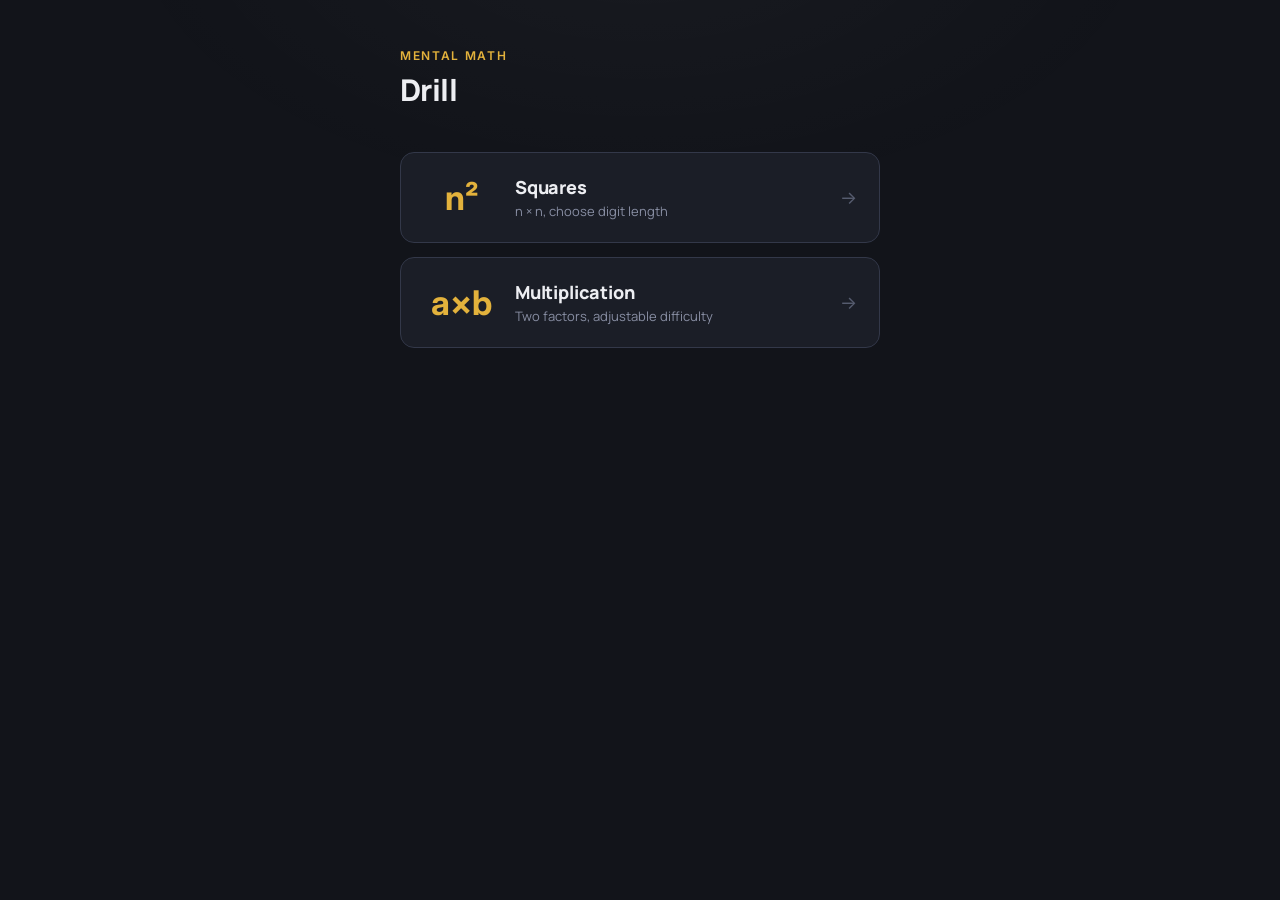
<file: index.html>
<!DOCTYPE html>
<html lang="en">
<head>
<meta charset="UTF-8">
<meta name="viewport" content="width=device-width, initial-scale=1.0, maximum-scale=1, user-scalable=no">
<title>Drill — Mental Math</title>
<link rel="preconnect" href="https://fonts.googleapis.com">
<link rel="preconnect" href="https://fonts.gstatic.com" crossorigin>
<link href="https://fonts.googleapis.com/css2?family=Inter:wght@400;500;600;700;800;900&family=Manrope:wght@400;500;600;700;800&display=swap" rel="stylesheet">
<style>
  :root{
    --bg: #12141a;
    --surface: #1b1e27;
    --surface-2: #242835;
    --border: #333849;
    --text: #edeef2;
    --text-muted: #888ea3;
    --text-faint: #565c6f;
    --accent: #e3b23c;
    --accent-dim: #e3b23c1f;
    --accent-text: #171410;
    --good: #6fcf97;
    --good-dim: #6fcf9722;
    --bad: #e2685f;
    --bad-dim: #e2685f22;
    --radius: 14px;
    --mono: 'Inter', ui-monospace, monospace;
    --sans: 'Manrope', system-ui, sans-serif;
  }

  *{box-sizing:border-box; -webkit-tap-highlight-color: transparent; touch-action: manipulation;}
  html,body{height:100%; overscroll-behavior:none;}
  body{
    margin:0;
    background:var(--bg);
    color:var(--text);
    font-family:var(--sans);
    min-height:100vh;
    min-height:100dvh;
    overflow:hidden;
    position:fixed;
    inset:0;
    -webkit-font-smoothing:antialiased;
    touch-action: manipulation;
  }

  /* subtle grain / vignette so flat dark bg has texture */
  body::before{
    content:"";
    position:fixed; inset:0;
    background:
      radial-gradient(ellipse 900px 500px at 50% -10%, #ffffff08, transparent 60%);
    pointer-events:none;
    z-index:0;
  }

  #app{
    position:relative;
    z-index:1;
    height:100vh;
    height:100dvh;
    display:flex;
    flex-direction:column;
    max-width:520px;
    margin:0 auto;
    overflow-y:auto;
    -webkit-overflow-scrolling:touch;
  }

  .screen{
    display:none;
    flex-direction:column;
    flex:1;
    padding:max(20px, env(safe-area-inset-top)) 20px max(20px, env(safe-area-inset-bottom));
    animation: fadeIn .25s ease;
  }
  .screen.active{display:flex;}

  @keyframes fadeIn{ from{opacity:0; transform:translateY(6px);} to{opacity:1; transform:none;} }

  /* ---------- shared bits ---------- */
  .eyebrow{
    font-family:var(--mono);
    font-size:12px;
    letter-spacing:.14em;
    text-transform:uppercase;
    color:var(--accent);
    font-weight:600;
  }
  h1{font-size:30px; margin:6px 0 0; font-weight:800; letter-spacing:-0.02em;}
  h2{font-size:20px; margin:0 0 4px; font-weight:800; letter-spacing:-0.01em;}
  p.sub{color:var(--text-muted); margin:6px 0 0; font-size:14.5px; line-height:1.5;}

  .btn{
    font-family:var(--sans);
    font-weight:700;
    font-size:15px;
    border:none;
    border-radius:12px;
    padding:15px 18px;
    cursor:pointer;
    transition: transform .08s ease, background .15s ease, opacity .15s ease;
    -webkit-user-select:none; user-select:none;
  }
  .btn:active{transform:scale(.97);}
  .btn-primary{background:var(--accent); color:var(--accent-text);}
  .btn-primary:hover{opacity:.92;}
  .btn-ghost{background:var(--surface-2); color:var(--text); border:1px solid var(--border);}
  .btn-ghost:hover{background:#2a2f3d;}
  .btn-block{width:100%;}

  .icon-btn{
    background:transparent; border:none; color:var(--text-muted);
    font-family:var(--mono); font-size:14px; cursor:pointer; padding:8px;
    display:flex; align-items:center; gap:6px;
  }
  .icon-btn:hover{color:var(--text);}

  /* ---------- HOME ---------- */
  #screen-home{justify-content:flex-start; padding-top:max(48px, env(safe-area-inset-top));}
  .home-header{margin-bottom:34px;}
  .mode-grid{display:flex; flex-direction:column; gap:14px; margin-top:8px;}
  .mode-card{
    background:var(--surface);
    border:1px solid var(--border);
    border-radius:var(--radius);
    padding:22px;
    text-align:left;
    cursor:pointer;
    display:flex;
    align-items:center;
    justify-content:space-between;
    gap:16px;
    transition: border-color .15s ease, transform .08s ease, background .15s ease;
    color:var(--text);
    font-family:var(--sans);
  }
  .mode-card:active{transform:scale(.985);}
  .mode-card:hover{border-color:var(--accent); background:#1e222c;}
  .mode-card .glyph{
    font-family:var(--mono);
    font-size:34px;
    font-weight:700;
    color:var(--accent);
    width:76px;
    text-align:center;
    flex-shrink:0;
  }
  .mode-card .label{flex:1;}
  .mode-card .label .name{font-weight:800; font-size:18px; letter-spacing:-0.01em;}
  .mode-card .label .desc{color:var(--text-muted); font-size:13px; margin-top:3px;}
  .mode-card .arrow{color:var(--text-faint); font-family:var(--mono); font-size:18px;}

  /* ---------- SETTINGS ---------- */
  .top-row{display:flex; align-items:center; justify-content:space-between; margin-bottom:22px;}
  .field-group{margin-bottom:26px;}
  .field-label{
    font-family:var(--mono);
    font-size:12px;
    color:var(--text-muted);
    text-transform:uppercase;
    letter-spacing:.09em;
    margin-bottom:10px;
    display:block;
  }
  .chip-row{display:flex; gap:8px; flex-wrap:wrap;}
  .chip{
    font-family:var(--mono);
    font-weight:600;
    font-size:14.5px;
    background:var(--surface);
    border:1px solid var(--border);
    color:var(--text-muted);
    border-radius:10px;
    padding:12px 0;
    flex:1;
    min-width:56px;
    text-align:center;
    cursor:pointer;
    transition: all .12s ease;
  }
  .chip:active{transform:scale(.95);}
  .chip.selected{
    background:var(--accent-dim);
    border-color:var(--accent);
    color:var(--accent);
  }

  .toggle-row{
    display:flex; align-items:center; justify-content:space-between;
    background:var(--surface);
    border:1px solid var(--border);
    border-radius:12px;
    padding:16px 16px;
    margin-bottom:26px;
  }
  .toggle-row .t-label{font-weight:700; font-size:14.5px;}
  .toggle-row .t-desc{color:var(--text-muted); font-size:12.5px; margin-top:3px;}
  .switch{
    width:46px; height:27px; border-radius:20px; background:var(--surface-2);
    border:1px solid var(--border);
    position:relative; cursor:pointer; flex-shrink:0; margin-left:14px;
    transition: background .15s ease;
  }
  .switch::after{
    content:""; position:absolute; top:2px; left:2px;
    width:21px; height:21px; border-radius:50%;
    background:var(--text-faint);
    transition: transform .15s ease, background .15s ease;
  }
  .switch.on{background:var(--accent-dim); border-color:var(--accent);}
  .switch.on::after{transform:translateX(19px); background:var(--accent);}

  .settings-footer{margin-top:auto; padding-top:12px;}
  .range-preview{
    font-family:var(--mono);
    color:var(--text-faint);
    font-size:12px;
    margin-top:8px;
  }

  /* ---------- PRACTICE ---------- */
  #screen-practice{padding-top:max(16px, env(safe-area-inset-top));}
  .practice-top{display:flex; align-items:center; justify-content:space-between; margin-bottom:6px;}
  .counter{
    font-family:var(--mono);
    font-size:13px;
    color:var(--text-muted);
    letter-spacing:.04em;
  }
  .counter b{color:var(--accent);}
  .progress-track{
    height:3px; background:var(--surface-2); border-radius:3px; overflow:hidden; margin:10px 0 26px;
  }
  .progress-fill{height:100%; background:var(--accent); width:0%; transition: width .25s ease;}

  .problem-zone{
    flex:1;
    display:flex;
    flex-direction:column;
    align-items:center;
    justify-content:center;
    gap:22px;
    min-height:0;
  }
  .problem-text{
    font-family:var(--mono);
    font-weight:700;
    font-size:clamp(40px, 12vw, 58px);
    letter-spacing:-0.01em;
    color:var(--text);
    display:flex; align-items:baseline; gap:14px;
    transition: transform .12s ease;
  }
  .problem-text .op{color:var(--text-faint); font-weight:500;}

  .answer-display{
    font-family:var(--mono);
    font-weight:600;
    font-size:clamp(26px, 8vw, 34px);
    min-height:44px;
    color:var(--accent);
    letter-spacing:.02em;
    border-bottom:2px solid var(--border);
    padding:0 6px 8px;
    min-width:110px;
    text-align:center;
    transition: border-color .12s ease;
  }
  .answer-display.empty::after{
    content:"";
  }
  .answer-display .cursor{
    display:inline-block;
    width:2px; height:1em; background:var(--accent);
    margin-left:2px; vertical-align:-3px;
    animation: blink 1s step-end infinite;
  }
  @keyframes blink{50%{opacity:0;}}

  .problem-zone.flash-good .problem-text{color:var(--good);}
  .problem-zone.flash-good .answer-display{border-color:var(--good); color:var(--good);}
  .problem-zone.flash-bad .answer-display{border-color:var(--bad); color:var(--bad); animation: shake .28s ease;}
  @keyframes shake{
    0%,100%{transform:translateX(0);}
    25%{transform:translateX(-8px);}
    75%{transform:translateX(8px);}
  }

  .numpad{
    display:grid;
    grid-template-columns:repeat(3, 1fr);
    gap:10px;
    margin-top:24px;
    padding-bottom:4px;
  }
  .key{
    font-family:var(--mono);
    font-size:22px;
    font-weight:600;
    background:var(--surface);
    border:1px solid var(--border);
    border-radius:12px;
    color:var(--text);
    padding:18px 0;
    cursor:pointer;
    box-shadow: 0 2px 0 0 #00000040;
    transition: transform .06s ease, box-shadow .06s ease, background .1s ease;
    -webkit-user-select:none; user-select:none;
  }
  .key:active{
    transform: translateY(2px);
    box-shadow:none;
    background:var(--surface-2);
  }
  .key.key-fn{color:var(--text-muted); font-size:15px; font-weight:700;}
  .key.key-clear{color:var(--bad);}

  /* ---------- RESULTS ---------- */
  .results-hero{
    text-align:center;
    padding:26px 0 22px;
    border-bottom:1px solid var(--border);
    margin-bottom:26px;
  }
  .results-hero .big-time{
    font-family:var(--mono);
    font-size:56px;
    font-weight:800;
    color:var(--accent);
    letter-spacing:-0.02em;
    line-height:1;
  }
  .results-hero .big-time .unit{font-size:22px; color:var(--text-muted); font-weight:600; margin-left:4px;}
  .results-hero .cap{
    font-family:var(--mono);
    font-size:11.5px;
    color:var(--text-muted);
    text-transform:uppercase;
    letter-spacing:.12em;
    margin-top:8px;
  }

  .stat-row{display:flex; gap:10px; margin-bottom:28px;}
  .stat-box{
    flex:1;
    background:var(--surface);
    border:1px solid var(--border);
    border-radius:12px;
    padding:14px;
    text-align:center;
  }
  .stat-box .v{font-family:var(--mono); font-weight:700; font-size:19px;}
  .stat-box .l{font-size:11px; color:var(--text-muted); margin-top:4px; text-transform:uppercase; letter-spacing:.06em;}

  .slowest-title{
    font-family:var(--mono);
    font-size:12px;
    text-transform:uppercase;
    letter-spacing:.1em;
    color:var(--text-muted);
    margin-bottom:12px;
  }
  .slow-list{display:flex; flex-direction:column; gap:8px; margin-bottom:28px;}
  .slow-item{
    display:flex; align-items:center; gap:12px;
    background:var(--surface);
    border:1px solid var(--border);
    border-radius:10px;
    padding:12px 14px;
  }
  .slow-item .rank{font-family:var(--mono); color:var(--text-faint); font-size:12px; width:16px;}
  .slow-item .expr{font-family:var(--mono); font-weight:600; flex:1; font-size:15px;}
  .slow-item .bar-wrap{flex:1; height:6px; background:var(--surface-2); border-radius:4px; overflow:hidden; max-width:90px;}
  .slow-item .bar{height:100%; background:var(--bad);}
  .slow-item .t{font-family:var(--mono); color:var(--text-muted); font-size:13px; width:52px; text-align:right;}

  .results-actions{display:flex; gap:10px; margin-top:auto;}
  .results-actions .btn{flex:1;}

  /* utility */
  .hidden{display:none !important;}

  @media (max-width:360px){
    .numpad{gap:8px;}
    .key{padding:15px 0; font-size:20px;}
  }
</style>
</head>
<body>
<div id="app">

  <!-- HOME -->
  <section class="screen active" id="screen-home">
    <div class="home-header">
      <div class="eyebrow">Mental Math</div>
      <h1>Drill</h1>
    </div>
    <div class="mode-grid">
      <button class="mode-card" onclick="goToSettings('squares')">
        <div class="glyph">n²</div>
        <div class="label">
          <div class="name">Squares</div>
          <div class="desc">n × n, choose digit length</div>
        </div>
        <div class="arrow">→</div>
      </button>
      <button class="mode-card" onclick="goToSettings('multiplication')">
        <div class="glyph">a×b</div>
        <div class="label">
          <div class="name">Multiplication</div>
          <div class="desc">Two factors, adjustable difficulty</div>
        </div>
        <div class="arrow">→</div>
      </button>
    </div>
  </section>

  <!-- SETTINGS -->
  <section class="screen" id="screen-settings">
    <div class="top-row">
      <button class="icon-btn" onclick="showScreen('screen-home')">← Back</button>
    </div>
    <div class="eyebrow" id="settings-eyebrow">Settings</div>
    <h2 id="settings-title">Squares</h2>
    <p class="sub" id="settings-sub">Configure your session.</p>

    <div style="height:22px"></div>

    <div class="field-group">
      <label class="field-label">Digits</label>
      <div class="chip-row" id="digits-row"></div>
      <div class="range-preview" id="digits-preview"></div>
    </div>

    <div class="field-group">
      <label class="field-label">Number of problems</label>
      <div class="chip-row" id="count-row"></div>
    </div>

    <div class="toggle-row hidden" id="trivial-row" onclick="toggleTrivial()">
      <div>
        <div class="t-label">Remove trivial</div>
        <div class="t-desc">Exclude factors ending in 0</div>
      </div>
      <div class="switch" id="trivial-switch"></div>
    </div>

    <div class="settings-footer">
      <button class="btn btn-primary btn-block" onclick="startPractice()">Start session</button>
    </div>
  </section>

  <!-- PRACTICE -->
  <section class="screen" id="screen-practice">
    <div class="practice-top">
      <button class="icon-btn" onclick="confirmQuit()">✕ Quit</button>
      <div class="counter"><b id="p-current">1</b> / <span id="p-total">20</span></div>
    </div>
    <div class="progress-track"><div class="progress-fill" id="progress-fill"></div></div>

    <div class="problem-zone" id="problem-zone">
      <div class="problem-text" id="problem-text"></div>
      <div class="answer-display empty" id="answer-display"><span class="cursor"></span></div>
    </div>

    <div class="numpad" id="numpad">
      <button class="key" data-k="7">7</button>
      <button class="key" data-k="8">8</button>
      <button class="key" data-k="9">9</button>
      <button class="key" data-k="4">4</button>
      <button class="key" data-k="5">5</button>
      <button class="key" data-k="6">6</button>
      <button class="key" data-k="1">1</button>
      <button class="key" data-k="2">2</button>
      <button class="key" data-k="3">3</button>
      <button class="key key-fn key-clear" data-k="clear">C</button>
      <button class="key" data-k="0">0</button>
      <button class="key key-fn" data-k="back">⌫</button>
    </div>
  </section>

  <!-- RESULTS -->
  <section class="screen" id="screen-results">
    <div class="top-row">
      <div class="eyebrow">Session complete</div>
    </div>
    <div class="results-hero">
      <div class="big-time"><span id="avg-time">0.0</span><span class="unit">s / problem</span></div>
      <div class="cap" id="results-mode-cap">SQUARES · 20 PROBLEMS</div>
    </div>

    <div class="stat-row">
      <div class="stat-box">
        <div class="v" id="stat-fastest">0.0s</div>
        <div class="l">Fastest</div>
      </div>
      <div class="stat-box">
        <div class="v" id="stat-total">0.0s</div>
        <div class="l">Total time</div>
      </div>
      <div class="stat-box">
        <div class="v" id="stat-slowest">0.0s</div>
        <div class="l">Slowest</div>
      </div>
    </div>

    <div class="slowest-title">5 slowest problems</div>
    <div class="slow-list" id="slow-list"></div>

    <div class="results-actions">
      <button class="btn btn-ghost" onclick="showScreen('screen-home')">Home</button>
      <button class="btn btn-primary" onclick="retrySession()">Retry</button>
    </div>
  </section>

</div>

<script>
/* ---------------- prevent mobile zoom/scroll gestures ---------------- */
document.addEventListener('touchstart', (e) => {
  if(e.touches.length > 1) e.preventDefault(); // pinch
}, { passive:false });

let lastTouchEnd = 0;
document.addEventListener('touchend', (e) => {
  const now = Date.now();
  if(now - lastTouchEnd <= 350) e.preventDefault(); // double-tap
  lastTouchEnd = now;
}, { passive:false });

document.addEventListener('gesturestart', (e) => e.preventDefault());

/* ---------------- state ---------------- */
const settings = {
  squares:        { digits: 2, count: 20 },
  multiplication: { digits: 2, count: 20, removeTrivial: true }
};

let session = null; // { mode, problems:[{a,b,op,answer,display}], index, times:[], startTs, input:'' }

/* ---------------- navigation ---------------- */
function showScreen(id){
  document.querySelectorAll('.screen').forEach(s => s.classList.remove('active'));
  document.getElementById(id).classList.add('active');
  window.scrollTo(0,0);
}

let pendingMode = 'squares';

function goToSettings(mode){
  pendingMode = mode;
  renderSettings(mode);
  showScreen('screen-settings');
}

function renderSettings(mode){
  const isSquares = mode === 'squares';
  document.getElementById('settings-eyebrow').textContent = 'Settings';
  document.getElementById('settings-title').textContent = isSquares ? 'Squares' : 'Multiplication';
  document.getElementById('settings-sub').textContent = isSquares
    ? 'n × n — choose how large n gets.'
    : 'a × b — choose factor size and difficulty.';

  const digitOptions = [1,2,3,4];
  const digitsRow = document.getElementById('digits-row');
  digitsRow.innerHTML = '';
  digitOptions.forEach(d => {
    const chip = document.createElement('div');
    chip.className = 'chip' + (settings[mode].digits === d ? ' selected' : '');
    chip.textContent = d;
    chip.onclick = () => {
      settings[mode].digits = d;
      renderSettings(mode);
    };
    digitsRow.appendChild(chip);
  });

  const [lo, hi] = digitRange(settings[mode].digits);
  document.getElementById('digits-preview').textContent =
    isSquares ? `n from ${lo} to ${hi}` : `each factor from ${lo} to ${hi}`;

  const countOptions = [10, 20, 30, 50];
  const countRow = document.getElementById('count-row');
  countRow.innerHTML = '';
  countOptions.forEach(c => {
    const chip = document.createElement('div');
    chip.className = 'chip' + (settings[mode].count === c ? ' selected' : '');
    chip.textContent = c;
    chip.onclick = () => {
      settings[mode].count = c;
      renderSettings(mode);
    };
    countRow.appendChild(chip);
  });

  const trivialRow = document.getElementById('trivial-row');
  if(!isSquares){
    trivialRow.classList.remove('hidden');
    document.getElementById('trivial-switch').classList.toggle('on', settings.multiplication.removeTrivial);
  } else {
    trivialRow.classList.add('hidden');
  }
}

function toggleTrivial(){
  settings.multiplication.removeTrivial = !settings.multiplication.removeTrivial;
  document.getElementById('trivial-switch').classList.toggle('on', settings.multiplication.removeTrivial);
}

function digitRange(d){
  const lo = d === 1 ? 1 : Math.pow(10, d-1);
  const hi = Math.pow(10, d) - 1;
  return [lo, hi];
}

/* ---------------- problem generation ---------------- */
function randInt(lo, hi){
  return Math.floor(Math.random() * (hi - lo + 1)) + lo;
}

function genProblems(mode){
  const conf = settings[mode];
  const [lo, hi] = digitRange(conf.digits);
  const problems = [];

  for(let i=0; i<conf.count; i++){
    if(mode === 'squares'){
      const n = randInt(lo, hi);
      problems.push({ a:n, b:n, opSymbol:'', answer:n*n, display:`${n}<span class="op">²</span>` });
    } else {
      let a, b;
      do{
        a = randInt(lo, hi);
        b = randInt(lo, hi);
      } while(conf.removeTrivial && (a % 10 === 0 || b % 10 === 0));
      problems.push({ a, b, opSymbol:'×', answer:a*b, display:`${a} <span class="op">×</span> ${b}` });
    }
  }
  return problems;
}

/* ---------------- practice flow ---------------- */
function startPractice(){
  const mode = pendingMode;
  const problems = genProblems(mode);
  session = {
    mode,
    problems,
    index: 0,
    times: [],
    startTs: 0,
    input: ''
  };
  document.getElementById('p-total').textContent = problems.length;
  showScreen('screen-practice');
  loadProblem();
}

function loadProblem(){
  const p = session.problems[session.index];
  document.getElementById('problem-text').innerHTML = p.display;
  session.input = '';
  renderInput();
  document.getElementById('p-current').textContent = session.index + 1;
  const pct = (session.index / session.problems.length) * 100;
  document.getElementById('progress-fill').style.width = pct + '%';
  document.getElementById('problem-zone').classList.remove('flash-good','flash-bad');
  session.startTs = performance.now();
}

function renderInput(){
  const el = document.getElementById('answer-display');
  if(session.input.length === 0){
    el.classList.add('empty');
    el.innerHTML = '<span class="cursor"></span>';
  } else {
    el.classList.remove('empty');
    el.innerHTML = session.input + '<span class="cursor"></span>';
  }
}

function handleKey(k){
  if(!session) return;
  const zone = document.getElementById('problem-zone');
  if(zone.classList.contains('flash-good')) return; // ignore input during transition

  if(k === 'clear'){
    session.input = '';
    renderInput();
    return;
  }
  if(k === 'back'){
    session.input = session.input.slice(0, -1);
    renderInput();
    return;
  }
  // digit
  const p = session.problems[session.index];
  const answerStr = String(p.answer);
  let next = session.input + k;

  // prevent overshoot beyond correct answer length
  if(next.length > answerStr.length){
    next = k; // start fresh with this digit
  }
  session.input = next;
  renderInput();

  if(next === answerStr){
    const elapsed = (performance.now() - session.startTs) / 1000;
    session.times.push({ label: p.display.replace(/<[^>]+>/g,''), seconds: elapsed });
    session.index++;
    if(session.index >= session.problems.length){
      finishSession();
    } else {
      loadProblem();
    }
  } else if(next.length === answerStr.length){
    // wrong, full length typed but incorrect -> shake and clear
    zone.classList.add('flash-bad');
    setTimeout(() => {
      zone.classList.remove('flash-bad');
      session.input = '';
      renderInput();
    }, 260);
  }
}

document.getElementById('numpad').addEventListener('click', (e) => {
  const btn = e.target.closest('.key');
  if(!btn) return;
  handleKey(btn.dataset.k);
});

document.addEventListener('keydown', (e) => {
  if(!document.getElementById('screen-practice').classList.contains('active')) return;
  if(e.key >= '0' && e.key <= '9'){ handleKey(e.key); }
  else if(e.key === 'Backspace'){ handleKey('back'); e.preventDefault(); }
  else if(e.key === 'Escape'){ handleKey('clear'); }
});

function confirmQuit(){
  if(confirm('Quit this session? Progress will be lost.')){
    session = null;
    showScreen('screen-home');
  }
}

/* ---------------- results ---------------- */
function finishSession(){
  const times = session.times.map(t => t.seconds);
  const total = times.reduce((s,v)=>s+v, 0);
  const avg = total / times.length;
  const fastest = Math.min(...times);
  const slowest = Math.max(...times);

  document.getElementById('avg-time').textContent = avg.toFixed(1);
  document.getElementById('results-mode-cap').textContent =
    (session.mode === 'squares' ? 'SQUARES' : 'MULTIPLICATION') + ' · ' + session.problems.length + ' PROBLEMS';
  document.getElementById('stat-fastest').textContent = fastest.toFixed(1) + 's';
  document.getElementById('stat-total').textContent = total.toFixed(1) + 's';
  document.getElementById('stat-slowest').textContent = slowest.toFixed(1) + 's';

  const slowList = [...session.times].sort((a,b) => b.seconds - a.seconds).slice(0,5);
  const maxT = slowList[0] ? slowList[0].seconds : 1;
  const listEl = document.getElementById('slow-list');
  listEl.innerHTML = '';
  slowList.forEach((t, i) => {
    const row = document.createElement('div');
    row.className = 'slow-item';
    row.innerHTML = `
      <div class="rank">${i+1}</div>
      <div class="expr">${t.label}</div>
      <div class="bar-wrap"><div class="bar" style="width:${(t.seconds/maxT*100).toFixed(0)}%"></div></div>
      <div class="t">${t.seconds.toFixed(1)}s</div>
    `;
    listEl.appendChild(row);
  });

  showScreen('screen-results');
}

function retrySession(){
  goToSettings(session.mode);
}
</script>
</body>
</html>
</file>
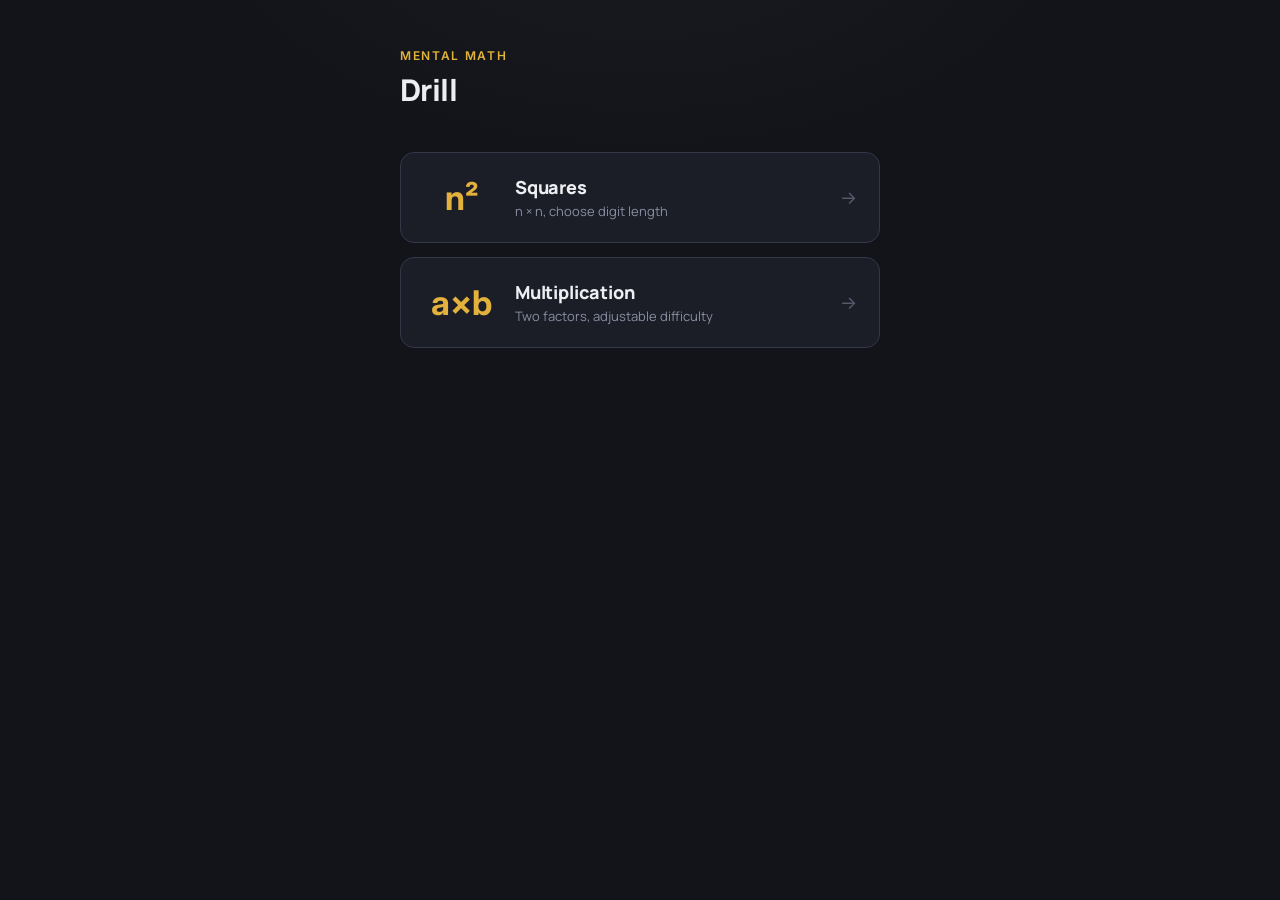
<file: mental-math-drill.html>
<!DOCTYPE html>
<html lang="en">
<head>
<meta charset="UTF-8">
<meta name="viewport" content="width=device-width, initial-scale=1.0, maximum-scale=1, user-scalable=no">
<title>Drill — Mental Math</title>
<link rel="preconnect" href="https://fonts.googleapis.com">
<link rel="preconnect" href="https://fonts.gstatic.com" crossorigin>
<link href="https://fonts.googleapis.com/css2?family=Inter:wght@400;500;600;700;800;900&family=Manrope:wght@400;500;600;700;800&display=swap" rel="stylesheet">
<style>
  :root{
    --bg: #12141a;
    --surface: #1b1e27;
    --surface-2: #242835;
    --border: #333849;
    --text: #edeef2;
    --text-muted: #888ea3;
    --text-faint: #565c6f;
    --accent: #e3b23c;
    --accent-dim: #e3b23c1f;
    --accent-text: #171410;
    --good: #6fcf97;
    --good-dim: #6fcf9722;
    --bad: #e2685f;
    --bad-dim: #e2685f22;
    --radius: 14px;
    --mono: 'Inter', ui-monospace, monospace;
    --sans: 'Manrope', system-ui, sans-serif;
  }

  *{box-sizing:border-box; -webkit-tap-highlight-color: transparent;}
  html,body{height:100%;}
  body{
    margin:0;
    background:var(--bg);
    color:var(--text);
    font-family:var(--sans);
    min-height:100vh;
    min-height:100dvh;
    overflow-x:hidden;
    -webkit-font-smoothing:antialiased;
  }

  /* subtle grain / vignette so flat dark bg has texture */
  body::before{
    content:"";
    position:fixed; inset:0;
    background:
      radial-gradient(ellipse 900px 500px at 50% -10%, #ffffff08, transparent 60%);
    pointer-events:none;
    z-index:0;
  }

  #app{
    position:relative;
    z-index:1;
    min-height:100vh;
    min-height:100dvh;
    display:flex;
    flex-direction:column;
    max-width:520px;
    margin:0 auto;
  }

  .screen{
    display:none;
    flex-direction:column;
    flex:1;
    padding:max(20px, env(safe-area-inset-top)) 20px max(20px, env(safe-area-inset-bottom));
    animation: fadeIn .25s ease;
  }
  .screen.active{display:flex;}

  @keyframes fadeIn{ from{opacity:0; transform:translateY(6px);} to{opacity:1; transform:none;} }

  /* ---------- shared bits ---------- */
  .eyebrow{
    font-family:var(--mono);
    font-size:12px;
    letter-spacing:.14em;
    text-transform:uppercase;
    color:var(--accent);
    font-weight:600;
  }
  h1{font-size:30px; margin:6px 0 0; font-weight:800; letter-spacing:-0.02em;}
  h2{font-size:20px; margin:0 0 4px; font-weight:800; letter-spacing:-0.01em;}
  p.sub{color:var(--text-muted); margin:6px 0 0; font-size:14.5px; line-height:1.5;}

  .btn{
    font-family:var(--sans);
    font-weight:700;
    font-size:15px;
    border:none;
    border-radius:12px;
    padding:15px 18px;
    cursor:pointer;
    transition: transform .08s ease, background .15s ease, opacity .15s ease;
    -webkit-user-select:none; user-select:none;
  }
  .btn:active{transform:scale(.97);}
  .btn-primary{background:var(--accent); color:var(--accent-text);}
  .btn-primary:hover{opacity:.92;}
  .btn-ghost{background:var(--surface-2); color:var(--text); border:1px solid var(--border);}
  .btn-ghost:hover{background:#2a2f3d;}
  .btn-block{width:100%;}

  .icon-btn{
    background:transparent; border:none; color:var(--text-muted);
    font-family:var(--mono); font-size:14px; cursor:pointer; padding:8px;
    display:flex; align-items:center; gap:6px;
  }
  .icon-btn:hover{color:var(--text);}

  /* ---------- HOME ---------- */
  #screen-home{justify-content:flex-start; padding-top:max(48px, env(safe-area-inset-top));}
  .home-header{margin-bottom:34px;}
  .mode-grid{display:flex; flex-direction:column; gap:14px; margin-top:8px;}
  .mode-card{
    background:var(--surface);
    border:1px solid var(--border);
    border-radius:var(--radius);
    padding:22px;
    text-align:left;
    cursor:pointer;
    display:flex;
    align-items:center;
    justify-content:space-between;
    gap:16px;
    transition: border-color .15s ease, transform .08s ease, background .15s ease;
    color:var(--text);
    font-family:var(--sans);
  }
  .mode-card:active{transform:scale(.985);}
  .mode-card:hover{border-color:var(--accent); background:#1e222c;}
  .mode-card .glyph{
    font-family:var(--mono);
    font-size:34px;
    font-weight:700;
    color:var(--accent);
    width:76px;
    text-align:center;
    flex-shrink:0;
  }
  .mode-card .label{flex:1;}
  .mode-card .label .name{font-weight:800; font-size:18px; letter-spacing:-0.01em;}
  .mode-card .label .desc{color:var(--text-muted); font-size:13px; margin-top:3px;}
  .mode-card .arrow{color:var(--text-faint); font-family:var(--mono); font-size:18px;}

  /* ---------- SETTINGS ---------- */
  .top-row{display:flex; align-items:center; justify-content:space-between; margin-bottom:22px;}
  .field-group{margin-bottom:26px;}
  .field-label{
    font-family:var(--mono);
    font-size:12px;
    color:var(--text-muted);
    text-transform:uppercase;
    letter-spacing:.09em;
    margin-bottom:10px;
    display:block;
  }
  .chip-row{display:flex; gap:8px; flex-wrap:wrap;}
  .chip{
    font-family:var(--mono);
    font-weight:600;
    font-size:14.5px;
    background:var(--surface);
    border:1px solid var(--border);
    color:var(--text-muted);
    border-radius:10px;
    padding:12px 0;
    flex:1;
    min-width:56px;
    text-align:center;
    cursor:pointer;
    transition: all .12s ease;
  }
  .chip:active{transform:scale(.95);}
  .chip.selected{
    background:var(--accent-dim);
    border-color:var(--accent);
    color:var(--accent);
  }

  .toggle-row{
    display:flex; align-items:center; justify-content:space-between;
    background:var(--surface);
    border:1px solid var(--border);
    border-radius:12px;
    padding:16px 16px;
    margin-bottom:26px;
  }
  .toggle-row .t-label{font-weight:700; font-size:14.5px;}
  .toggle-row .t-desc{color:var(--text-muted); font-size:12.5px; margin-top:3px;}
  .switch{
    width:46px; height:27px; border-radius:20px; background:var(--surface-2);
    border:1px solid var(--border);
    position:relative; cursor:pointer; flex-shrink:0; margin-left:14px;
    transition: background .15s ease;
  }
  .switch::after{
    content:""; position:absolute; top:2px; left:2px;
    width:21px; height:21px; border-radius:50%;
    background:var(--text-faint);
    transition: transform .15s ease, background .15s ease;
  }
  .switch.on{background:var(--accent-dim); border-color:var(--accent);}
  .switch.on::after{transform:translateX(19px); background:var(--accent);}

  .settings-footer{margin-top:auto; padding-top:12px;}
  .range-preview{
    font-family:var(--mono);
    color:var(--text-faint);
    font-size:12px;
    margin-top:8px;
  }

  /* ---------- PRACTICE ---------- */
  #screen-practice{padding-top:max(16px, env(safe-area-inset-top));}
  .practice-top{display:flex; align-items:center; justify-content:space-between; margin-bottom:6px;}
  .counter{
    font-family:var(--mono);
    font-size:13px;
    color:var(--text-muted);
    letter-spacing:.04em;
  }
  .counter b{color:var(--accent);}
  .progress-track{
    height:3px; background:var(--surface-2); border-radius:3px; overflow:hidden; margin:10px 0 26px;
  }
  .progress-fill{height:100%; background:var(--accent); width:0%; transition: width .25s ease;}

  .problem-zone{
    flex:1;
    display:flex;
    flex-direction:column;
    align-items:center;
    justify-content:center;
    gap:22px;
    min-height:0;
  }
  .problem-text{
    font-family:var(--mono);
    font-weight:700;
    font-size:clamp(40px, 12vw, 58px);
    letter-spacing:-0.01em;
    color:var(--text);
    display:flex; align-items:baseline; gap:14px;
    transition: transform .12s ease;
  }
  .problem-text .op{color:var(--text-faint); font-weight:500;}

  .answer-display{
    font-family:var(--mono);
    font-weight:600;
    font-size:clamp(26px, 8vw, 34px);
    min-height:44px;
    color:var(--accent);
    letter-spacing:.02em;
    border-bottom:2px solid var(--border);
    padding:0 6px 8px;
    min-width:110px;
    text-align:center;
    transition: border-color .12s ease;
  }
  .answer-display.empty::after{
    content:"";
  }
  .answer-display .cursor{
    display:inline-block;
    width:2px; height:1em; background:var(--accent);
    margin-left:2px; vertical-align:-3px;
    animation: blink 1s step-end infinite;
  }
  @keyframes blink{50%{opacity:0;}}

  .problem-zone.flash-good .problem-text{color:var(--good);}
  .problem-zone.flash-good .answer-display{border-color:var(--good); color:var(--good);}
  .problem-zone.flash-bad .answer-display{border-color:var(--bad); color:var(--bad); animation: shake .28s ease;}
  @keyframes shake{
    0%,100%{transform:translateX(0);}
    25%{transform:translateX(-8px);}
    75%{transform:translateX(8px);}
  }

  .numpad{
    display:grid;
    grid-template-columns:repeat(3, 1fr);
    gap:10px;
    margin-top:24px;
    padding-bottom:4px;
  }
  .key{
    font-family:var(--mono);
    font-size:22px;
    font-weight:600;
    background:var(--surface);
    border:1px solid var(--border);
    border-radius:12px;
    color:var(--text);
    padding:18px 0;
    cursor:pointer;
    box-shadow: 0 2px 0 0 #00000040;
    transition: transform .06s ease, box-shadow .06s ease, background .1s ease;
    -webkit-user-select:none; user-select:none;
  }
  .key:active{
    transform: translateY(2px);
    box-shadow:none;
    background:var(--surface-2);
  }
  .key.key-fn{color:var(--text-muted); font-size:15px; font-weight:700;}
  .key.key-clear{color:var(--bad);}

  /* ---------- RESULTS ---------- */
  .results-hero{
    text-align:center;
    padding:26px 0 22px;
    border-bottom:1px solid var(--border);
    margin-bottom:26px;
  }
  .results-hero .big-time{
    font-family:var(--mono);
    font-size:56px;
    font-weight:800;
    color:var(--accent);
    letter-spacing:-0.02em;
    line-height:1;
  }
  .results-hero .big-time .unit{font-size:22px; color:var(--text-muted); font-weight:600; margin-left:4px;}
  .results-hero .cap{
    font-family:var(--mono);
    font-size:11.5px;
    color:var(--text-muted);
    text-transform:uppercase;
    letter-spacing:.12em;
    margin-top:8px;
  }

  .stat-row{display:flex; gap:10px; margin-bottom:28px;}
  .stat-box{
    flex:1;
    background:var(--surface);
    border:1px solid var(--border);
    border-radius:12px;
    padding:14px;
    text-align:center;
  }
  .stat-box .v{font-family:var(--mono); font-weight:700; font-size:19px;}
  .stat-box .l{font-size:11px; color:var(--text-muted); margin-top:4px; text-transform:uppercase; letter-spacing:.06em;}

  .slowest-title{
    font-family:var(--mono);
    font-size:12px;
    text-transform:uppercase;
    letter-spacing:.1em;
    color:var(--text-muted);
    margin-bottom:12px;
  }
  .slow-list{display:flex; flex-direction:column; gap:8px; margin-bottom:28px;}
  .slow-item{
    display:flex; align-items:center; gap:12px;
    background:var(--surface);
    border:1px solid var(--border);
    border-radius:10px;
    padding:12px 14px;
  }
  .slow-item .rank{font-family:var(--mono); color:var(--text-faint); font-size:12px; width:16px;}
  .slow-item .expr{font-family:var(--mono); font-weight:600; flex:1; font-size:15px;}
  .slow-item .bar-wrap{flex:1; height:6px; background:var(--surface-2); border-radius:4px; overflow:hidden; max-width:90px;}
  .slow-item .bar{height:100%; background:var(--bad);}
  .slow-item .t{font-family:var(--mono); color:var(--text-muted); font-size:13px; width:52px; text-align:right;}

  .results-actions{display:flex; gap:10px; margin-top:auto;}
  .results-actions .btn{flex:1;}

  /* utility */
  .hidden{display:none !important;}

  @media (max-width:360px){
    .numpad{gap:8px;}
    .key{padding:15px 0; font-size:20px;}
  }
</style>
</head>
<body>
<div id="app">

  <!-- HOME -->
  <section class="screen active" id="screen-home">
    <div class="home-header">
      <div class="eyebrow">Mental Math</div>
      <h1>Drill</h1>
    </div>
    <div class="mode-grid">
      <button class="mode-card" onclick="goToSettings('squares')">
        <div class="glyph">n²</div>
        <div class="label">
          <div class="name">Squares</div>
          <div class="desc">n × n, choose digit length</div>
        </div>
        <div class="arrow">→</div>
      </button>
      <button class="mode-card" onclick="goToSettings('multiplication')">
        <div class="glyph">a×b</div>
        <div class="label">
          <div class="name">Multiplication</div>
          <div class="desc">Two factors, adjustable difficulty</div>
        </div>
        <div class="arrow">→</div>
      </button>
    </div>
  </section>

  <!-- SETTINGS -->
  <section class="screen" id="screen-settings">
    <div class="top-row">
      <button class="icon-btn" onclick="showScreen('screen-home')">← Back</button>
    </div>
    <div class="eyebrow" id="settings-eyebrow">Settings</div>
    <h2 id="settings-title">Squares</h2>
    <p class="sub" id="settings-sub">Configure your session.</p>

    <div style="height:22px"></div>

    <div class="field-group">
      <label class="field-label">Digits</label>
      <div class="chip-row" id="digits-row"></div>
      <div class="range-preview" id="digits-preview"></div>
    </div>

    <div class="field-group">
      <label class="field-label">Number of problems</label>
      <div class="chip-row" id="count-row"></div>
    </div>

    <div class="toggle-row hidden" id="trivial-row" onclick="toggleTrivial()">
      <div>
        <div class="t-label">Remove trivial</div>
        <div class="t-desc">Exclude factors ending in 0</div>
      </div>
      <div class="switch" id="trivial-switch"></div>
    </div>

    <div class="settings-footer">
      <button class="btn btn-primary btn-block" onclick="startPractice()">Start session</button>
    </div>
  </section>

  <!-- PRACTICE -->
  <section class="screen" id="screen-practice">
    <div class="practice-top">
      <button class="icon-btn" onclick="confirmQuit()">✕ Quit</button>
      <div class="counter"><b id="p-current">1</b> / <span id="p-total">20</span></div>
    </div>
    <div class="progress-track"><div class="progress-fill" id="progress-fill"></div></div>

    <div class="problem-zone" id="problem-zone">
      <div class="problem-text" id="problem-text"></div>
      <div class="answer-display empty" id="answer-display"><span class="cursor"></span></div>
    </div>

    <div class="numpad" id="numpad">
      <button class="key" data-k="7">7</button>
      <button class="key" data-k="8">8</button>
      <button class="key" data-k="9">9</button>
      <button class="key" data-k="4">4</button>
      <button class="key" data-k="5">5</button>
      <button class="key" data-k="6">6</button>
      <button class="key" data-k="1">1</button>
      <button class="key" data-k="2">2</button>
      <button class="key" data-k="3">3</button>
      <button class="key key-fn key-clear" data-k="clear">C</button>
      <button class="key" data-k="0">0</button>
      <button class="key key-fn" data-k="back">⌫</button>
    </div>
  </section>

  <!-- RESULTS -->
  <section class="screen" id="screen-results">
    <div class="top-row">
      <div class="eyebrow">Session complete</div>
    </div>
    <div class="results-hero">
      <div class="big-time"><span id="avg-time">0.0</span><span class="unit">s / problem</span></div>
      <div class="cap" id="results-mode-cap">SQUARES · 20 PROBLEMS</div>
    </div>

    <div class="stat-row">
      <div class="stat-box">
        <div class="v" id="stat-fastest">0.0s</div>
        <div class="l">Fastest</div>
      </div>
      <div class="stat-box">
        <div class="v" id="stat-total">0.0s</div>
        <div class="l">Total time</div>
      </div>
      <div class="stat-box">
        <div class="v" id="stat-slowest">0.0s</div>
        <div class="l">Slowest</div>
      </div>
    </div>

    <div class="slowest-title">5 slowest problems</div>
    <div class="slow-list" id="slow-list"></div>

    <div class="results-actions">
      <button class="btn btn-ghost" onclick="showScreen('screen-home')">Home</button>
      <button class="btn btn-primary" onclick="retrySession()">Retry</button>
    </div>
  </section>

</div>

<script>
/* ---------------- state ---------------- */
const settings = {
  squares:        { digits: 2, count: 20 },
  multiplication: { digits: 2, count: 20, removeTrivial: true }
};

let session = null; // { mode, problems:[{a,b,op,answer,display}], index, times:[], startTs, input:'' }

/* ---------------- navigation ---------------- */
function showScreen(id){
  document.querySelectorAll('.screen').forEach(s => s.classList.remove('active'));
  document.getElementById(id).classList.add('active');
  window.scrollTo(0,0);
}

let pendingMode = 'squares';

function goToSettings(mode){
  pendingMode = mode;
  renderSettings(mode);
  showScreen('screen-settings');
}

function renderSettings(mode){
  const isSquares = mode === 'squares';
  document.getElementById('settings-eyebrow').textContent = 'Settings';
  document.getElementById('settings-title').textContent = isSquares ? 'Squares' : 'Multiplication';
  document.getElementById('settings-sub').textContent = isSquares
    ? 'n × n — choose how large n gets.'
    : 'a × b — choose factor size and difficulty.';

  const digitOptions = [1,2,3,4];
  const digitsRow = document.getElementById('digits-row');
  digitsRow.innerHTML = '';
  digitOptions.forEach(d => {
    const chip = document.createElement('div');
    chip.className = 'chip' + (settings[mode].digits === d ? ' selected' : '');
    chip.textContent = d;
    chip.onclick = () => {
      settings[mode].digits = d;
      renderSettings(mode);
    };
    digitsRow.appendChild(chip);
  });

  const [lo, hi] = digitRange(settings[mode].digits);
  document.getElementById('digits-preview').textContent =
    isSquares ? `n from ${lo} to ${hi}` : `each factor from ${lo} to ${hi}`;

  const countOptions = [10, 20, 30, 50];
  const countRow = document.getElementById('count-row');
  countRow.innerHTML = '';
  countOptions.forEach(c => {
    const chip = document.createElement('div');
    chip.className = 'chip' + (settings[mode].count === c ? ' selected' : '');
    chip.textContent = c;
    chip.onclick = () => {
      settings[mode].count = c;
      renderSettings(mode);
    };
    countRow.appendChild(chip);
  });

  const trivialRow = document.getElementById('trivial-row');
  if(!isSquares){
    trivialRow.classList.remove('hidden');
    document.getElementById('trivial-switch').classList.toggle('on', settings.multiplication.removeTrivial);
  } else {
    trivialRow.classList.add('hidden');
  }
}

function toggleTrivial(){
  settings.multiplication.removeTrivial = !settings.multiplication.removeTrivial;
  document.getElementById('trivial-switch').classList.toggle('on', settings.multiplication.removeTrivial);
}

function digitRange(d){
  const lo = d === 1 ? 1 : Math.pow(10, d-1);
  const hi = Math.pow(10, d) - 1;
  return [lo, hi];
}

/* ---------------- problem generation ---------------- */
function randInt(lo, hi){
  return Math.floor(Math.random() * (hi - lo + 1)) + lo;
}

function genProblems(mode){
  const conf = settings[mode];
  const [lo, hi] = digitRange(conf.digits);
  const problems = [];

  for(let i=0; i<conf.count; i++){
    if(mode === 'squares'){
      const n = randInt(lo, hi);
      problems.push({ a:n, b:n, opSymbol:'', answer:n*n, display:`${n}<span class="op">²</span>` });
    } else {
      let a, b;
      do{
        a = randInt(lo, hi);
        b = randInt(lo, hi);
      } while(conf.removeTrivial && (a % 10 === 0 || b % 10 === 0));
      problems.push({ a, b, opSymbol:'×', answer:a*b, display:`${a} <span class="op">×</span> ${b}` });
    }
  }
  return problems;
}

/* ---------------- practice flow ---------------- */
function startPractice(){
  const mode = pendingMode;
  const problems = genProblems(mode);
  session = {
    mode,
    problems,
    index: 0,
    times: [],
    startTs: 0,
    input: ''
  };
  document.getElementById('p-total').textContent = problems.length;
  showScreen('screen-practice');
  loadProblem();
}

function loadProblem(){
  const p = session.problems[session.index];
  document.getElementById('problem-text').innerHTML = p.display;
  session.input = '';
  renderInput();
  document.getElementById('p-current').textContent = session.index + 1;
  const pct = (session.index / session.problems.length) * 100;
  document.getElementById('progress-fill').style.width = pct + '%';
  document.getElementById('problem-zone').classList.remove('flash-good','flash-bad');
  session.startTs = performance.now();
}

function renderInput(){
  const el = document.getElementById('answer-display');
  if(session.input.length === 0){
    el.classList.add('empty');
    el.innerHTML = '<span class="cursor"></span>';
  } else {
    el.classList.remove('empty');
    el.innerHTML = session.input + '<span class="cursor"></span>';
  }
}

function handleKey(k){
  if(!session) return;
  const zone = document.getElementById('problem-zone');
  if(zone.classList.contains('flash-good')) return; // ignore input during transition

  if(k === 'clear'){
    session.input = '';
    renderInput();
    return;
  }
  if(k === 'back'){
    session.input = session.input.slice(0, -1);
    renderInput();
    return;
  }
  // digit
  const p = session.problems[session.index];
  const answerStr = String(p.answer);
  let next = session.input + k;

  // prevent overshoot beyond correct answer length
  if(next.length > answerStr.length){
    next = k; // start fresh with this digit
  }
  session.input = next;
  renderInput();

  if(next === answerStr){
    const elapsed = (performance.now() - session.startTs) / 1000;
    session.times.push({ label: p.display.replace(/<[^>]+>/g,''), seconds: elapsed });
    session.index++;
    if(session.index >= session.problems.length){
      finishSession();
    } else {
      loadProblem();
    }
  } else if(next.length === answerStr.length){
    // wrong, full length typed but incorrect -> shake and clear
    zone.classList.add('flash-bad');
    setTimeout(() => {
      zone.classList.remove('flash-bad');
      session.input = '';
      renderInput();
    }, 260);
  }
}

document.getElementById('numpad').addEventListener('click', (e) => {
  const btn = e.target.closest('.key');
  if(!btn) return;
  handleKey(btn.dataset.k);
});

document.addEventListener('keydown', (e) => {
  if(!document.getElementById('screen-practice').classList.contains('active')) return;
  if(e.key >= '0' && e.key <= '9'){ handleKey(e.key); }
  else if(e.key === 'Backspace'){ handleKey('back'); e.preventDefault(); }
  else if(e.key === 'Escape'){ handleKey('clear'); }
});

function confirmQuit(){
  if(confirm('Quit this session? Progress will be lost.')){
    session = null;
    showScreen('screen-home');
  }
}

/* ---------------- results ---------------- */
function finishSession(){
  const times = session.times.map(t => t.seconds);
  const total = times.reduce((s,v)=>s+v, 0);
  const avg = total / times.length;
  const fastest = Math.min(...times);
  const slowest = Math.max(...times);

  document.getElementById('avg-time').textContent = avg.toFixed(1);
  document.getElementById('results-mode-cap').textContent =
    (session.mode === 'squares' ? 'SQUARES' : 'MULTIPLICATION') + ' · ' + session.problems.length + ' PROBLEMS';
  document.getElementById('stat-fastest').textContent = fastest.toFixed(1) + 's';
  document.getElementById('stat-total').textContent = total.toFixed(1) + 's';
  document.getElementById('stat-slowest').textContent = slowest.toFixed(1) + 's';

  const slowList = [...session.times].sort((a,b) => b.seconds - a.seconds).slice(0,5);
  const maxT = slowList[0] ? slowList[0].seconds : 1;
  const listEl = document.getElementById('slow-list');
  listEl.innerHTML = '';
  slowList.forEach((t, i) => {
    const row = document.createElement('div');
    row.className = 'slow-item';
    row.innerHTML = `
      <div class="rank">${i+1}</div>
      <div class="expr">${t.label}</div>
      <div class="bar-wrap"><div class="bar" style="width:${(t.seconds/maxT*100).toFixed(0)}%"></div></div>
      <div class="t">${t.seconds.toFixed(1)}s</div>
    `;
    listEl.appendChild(row);
  });

  showScreen('screen-results');
}

function retrySession(){
  goToSettings(session.mode);
}
</script>
</body>
</html>
</file>
